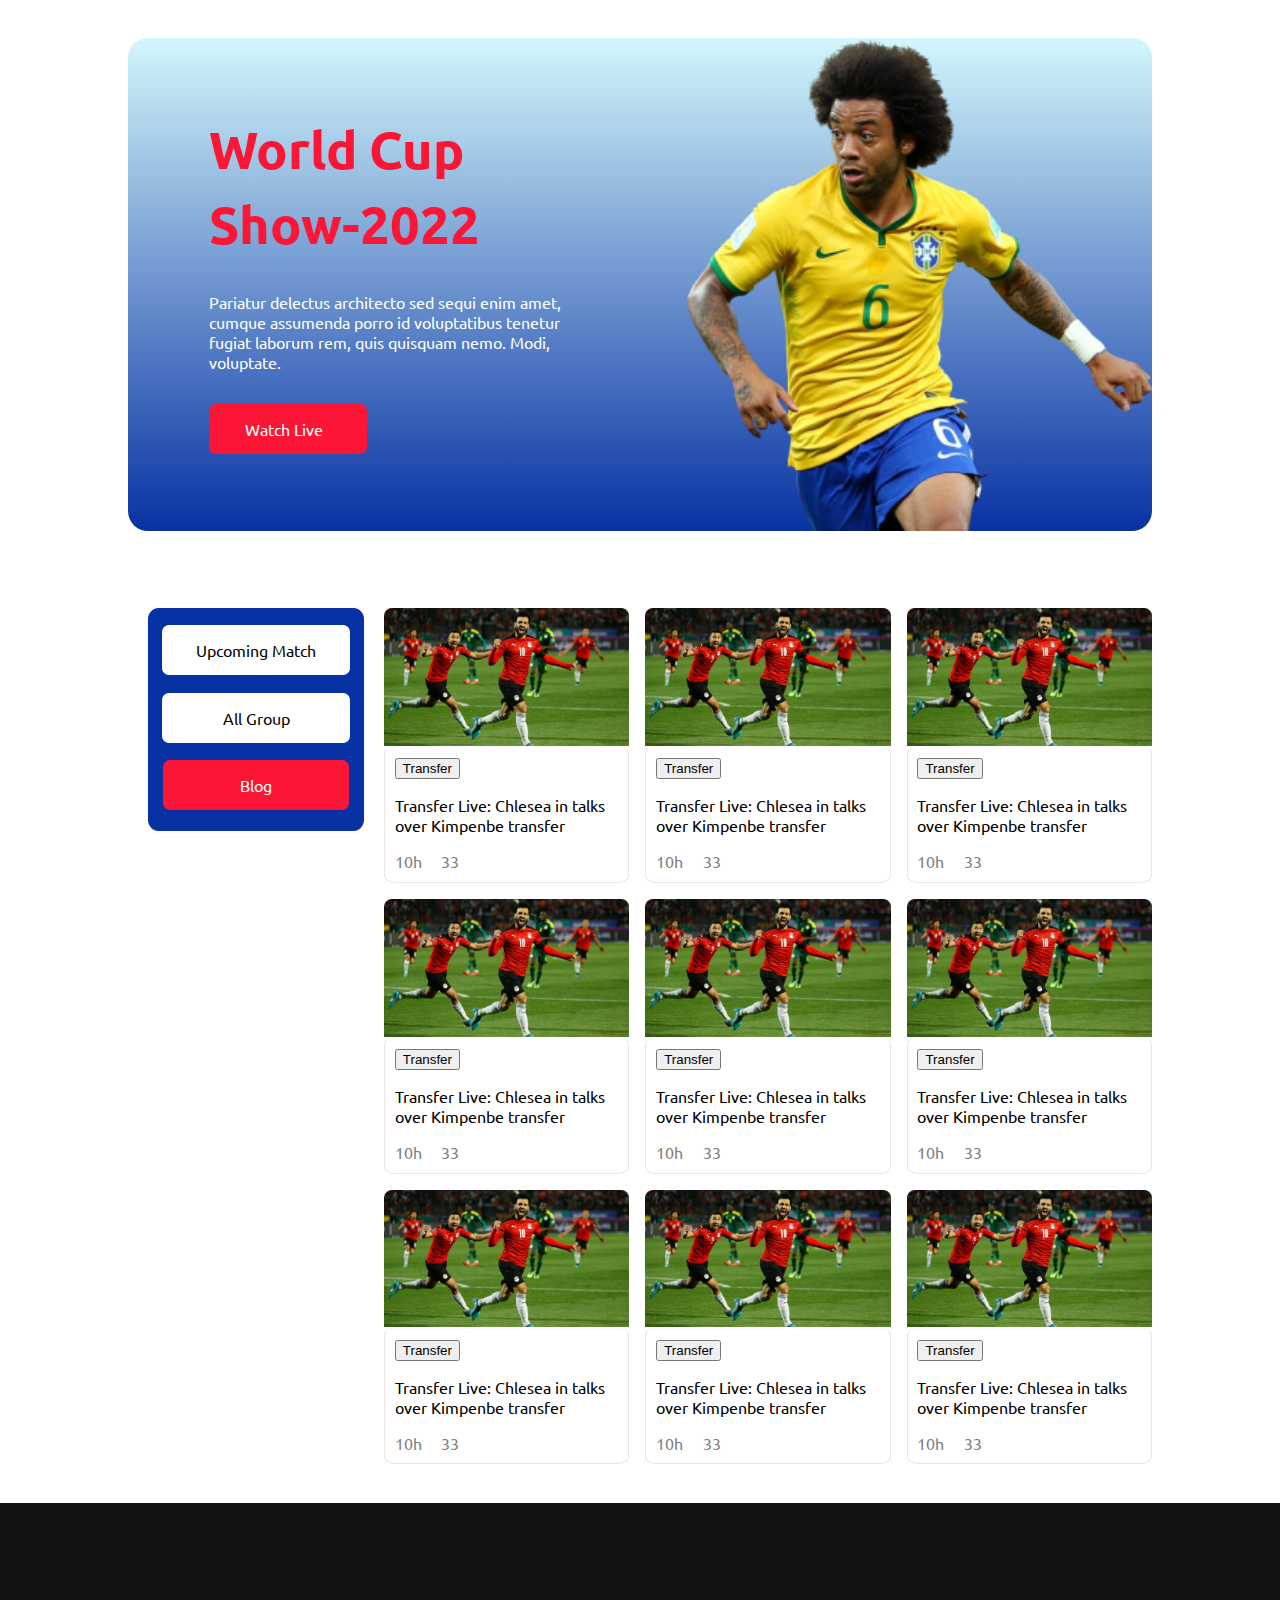
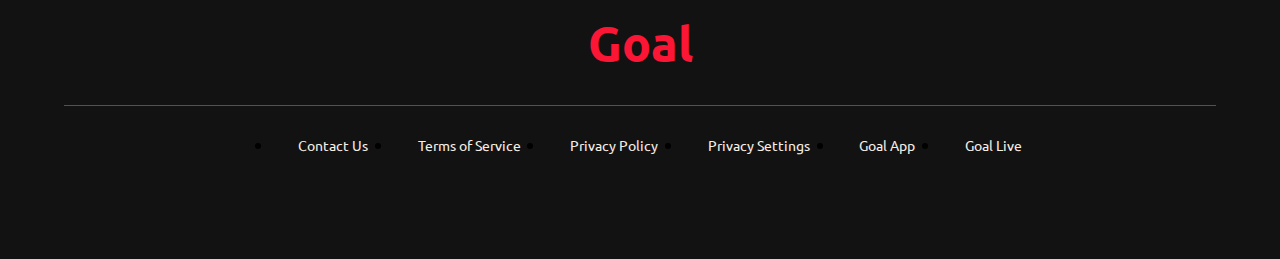
<file: index.html>
<!DOCTYPE html>
<html lang="en">
<head>
    <meta charset="UTF-8">
    <meta http-equiv="X-UA-Compatible" content="IE=edge">
    <meta name="viewport" content="width=device-width, initial-scale=1.0">
    <title>World Cup 2022</title>
    <link rel="stylesheet" href="style.css">
    <link rel="stylesheet" href="https://unicons.iconscout.com/release/v4.0.0/css/line.css">
</head>
<body>
    
   <main>


    <!-- start top-section -->
        <section class="top-section">
            <div class="bannar-info">
                <h1>World Cup Show-2022</h1>
                <p>Pariatur delectus architecto sed sequi enim amet, cumque assumenda porro id voluptatibus tenetur fugiat laborum rem, quis quisquam nemo. Modi, voluptate.</p>
                <a href="#" target="_blank">Watch Live<i class="uil uil-angle-right-b"></i></a>
            </div>
            <div class="image">
                <img src="images/Banner Image.png" alt="">
            </div>

        </section>
    <!-- end top section -->



    <!-- start middle section -->
        <section class="middle-section">
            
            <div class="blog-section">
                <div class="side-button">
                    <a href="https://tahmina5447.github.io/World-Cup-2022/upcoming-match.html" target="_blank" >Upcoming Match</a>
                    <a href="#" target="_blank" id="group-btn">All Group</a>
                    <a href="#" target="_blank" id="blog-btn">Blog</a>
                </div>
                <div class="blogs">
                    <div class="single-blog">
                        <img src="images/Blog Image.png" alt="">
                        <div class="blog-info">
                            <button>Transfer</button>
                            <p>Transfer Live: Chlesea   in talks 
                            over Kimpenbe transfer</p>
                            <span class="clock">
                            <i class="uil uil-clock"></i>10h
                            </span>
                            <span class="comment">
                            <i class="uil uil-comment-alt-dots"></i>
                            33
                            </span>
                        </div>
                    </div>
                    <div class="single-blog">
                        <img src="images/Blog Image.png" alt="">
                        <div class="blog-info">
                            <button>Transfer</button>
                            <p>Transfer Live: Chlesea   in talks 
                            over Kimpenbe transfer</p>
                            <span class="clock">
                            <i class="uil uil-clock"></i>10h
                            </span>
                            <span class="comment">
                            <i class="uil uil-comment-alt-dots"></i>
                            33
                            </span>
                        </div>
                    </div>
                    <div class="single-blog">
                        <img src="images/Blog Image.png" alt="">
                        <div class="blog-info">
                            <button>Transfer</button>
                            <p>Transfer Live: Chlesea   in talks 
                            over Kimpenbe transfer</p>
                            <span class="clock">
                            <i class="uil uil-clock"></i>10h
                            </span>
                            <span class="comment">
                            <i class="uil uil-comment-alt-dots"></i>
                            33
                            </span>
                        </div>
                    </div>
                    <div class="single-blog">
                        <img src="images/Blog Image.png" alt="">
                        <div class="blog-info">
                            <button>Transfer</button>
                            <p>Transfer Live: Chlesea   in talks 
                            over Kimpenbe transfer</p>
                            <span class="clock">
                            <i class="uil uil-clock"></i>10h
                            </span>
                            <span class="comment">
                            <i class="uil uil-comment-alt-dots"></i>
                            33
                            </span>
                        </div>
                    </div>
                    <div class="single-blog">
                        <img src="images/Blog Image.png" alt="">
                        <div class="blog-info">
                            <button>Transfer</button>
                            <p>Transfer Live: Chlesea   in talks 
                            over Kimpenbe transfer</p>
                            <span class="clock">
                            <i class="uil uil-clock"></i>10h
                            </span>
                            <span class="comment">
                            <i class="uil uil-comment-alt-dots"></i>
                            33
                            </span>
                        </div>
                    </div>
                    <div class="single-blog">
                        <img src="images/Blog Image.png" alt="">
                        <div class="blog-info">
                            <button>Transfer</button>
                            <p>Transfer Live: Chlesea   in talks 
                            over Kimpenbe transfer</p>
                            <span class="clock">
                            <i class="uil uil-clock"></i>10h
                            </span>
                            <span class="comment">
                            <i class="uil uil-comment-alt-dots"></i>
                            33
                            </span>
                        </div>
                    </div>
                    <div class="single-blog">
                        <img src="images/Blog Image.png" alt="">
                        <div class="blog-info">
                            <button>Transfer</button>
                            <p>Transfer Live: Chlesea   in talks 
                            over Kimpenbe transfer</p>
                            <span class="clock">
                            <i class="uil uil-clock"></i>10h
                            </span>
                            <span class="comment">
                            <i class="uil uil-comment-alt-dots"></i>
                            33
                            </span>
                        </div>
                    </div>
                    <div class="single-blog">
                        <img src="images/Blog Image.png" alt="">
                        <div class="blog-info">
                            <button>Transfer</button>
                            <p>Transfer Live: Chlesea   in talks 
                            over Kimpenbe transfer</p>
                            <span class="clock">
                            <i class="uil uil-clock"></i>10h
                            </span>
                            <span class="comment">
                            <i class="uil uil-comment-alt-dots"></i>
                            33
                            </span>
                        </div>
                    </div>
                    <div class="single-blog">
                        <img src="images/Blog Image.png" alt="">
                        <div class="blog-info">
                            <button>Transfer</button>
                            <p>Transfer Live: Chlesea   in talks 
                            over Kimpenbe transfer</p>
                            <span class="clock">
                            <i class="uil uil-clock"></i>10h
                            </span>
                            <span class="comment">
                            <i class="uil uil-comment-alt-dots"></i>
                            33
                            </span>
                        </div>
                    </div>
                </div>
            </div>
            <div class="button">
                <a href="#" target="_blank">View All</a>
            </div>
        </section>
     <!-- end middle section -->


    <!-- start footer -->
        <footer>
            <h1>Goal</h1>
            <hr>
            <ul>
                <li><a href="#" target="_blank">Contact Us </a></li>
                <li><a href="#" target="_blank">Terms of Service </a></li>
                 <li><a href="#" target="_blank">Privacy Policy</a></li>
                <li><a href="#" target="_blank">Privacy Settings</a></li>
                <li><a href="#" target="_blank">Goal App</a></li>
                <li><a href="#" target="_blank">Goal Live</a></li>
            </ul>
            <div class="social-icons">
                <i class="uil uil-facebook-f"></i>
                <i class="uil uil-twitter"></i>
                <i class="uil uil-instagram-alt"></i>
            </div>
        </footer>
    <!-- end foote -->
   </main>
    
</body>
</html>
</file>
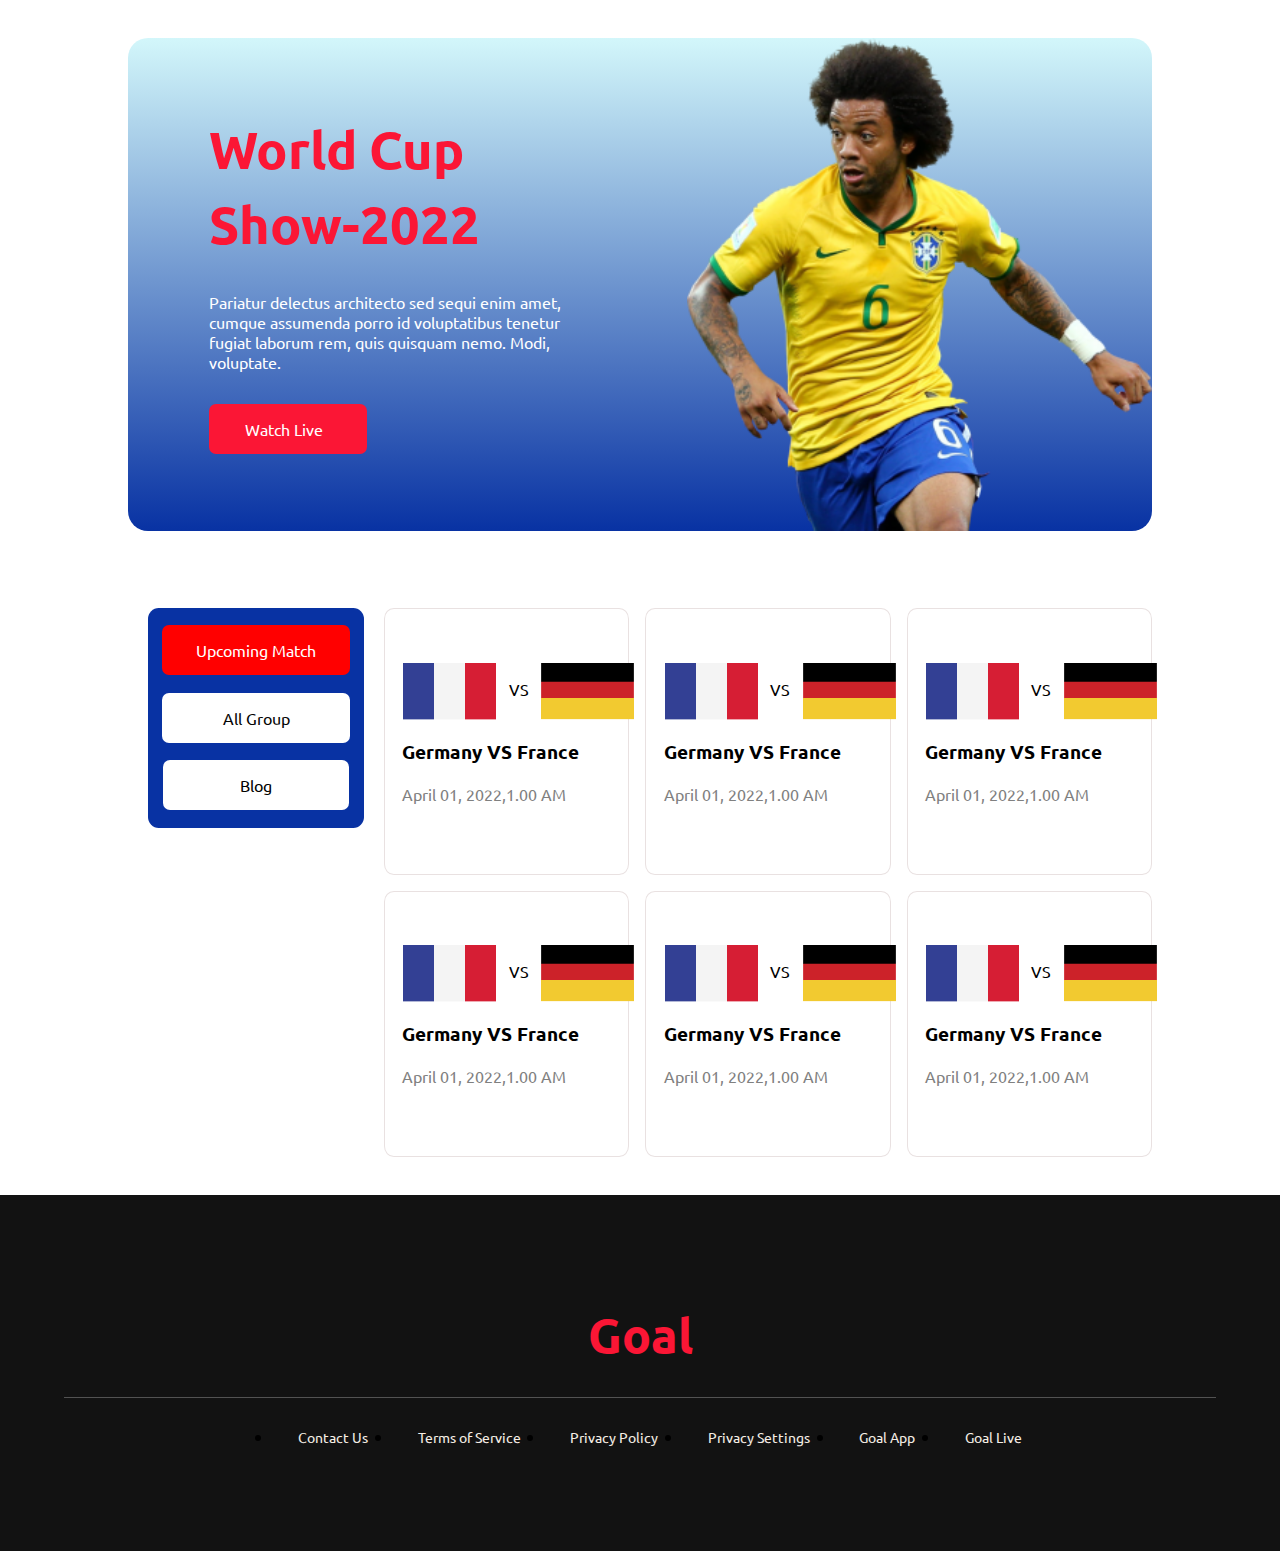
<file: upcoming-match.html>
<!DOCTYPE html>
<html lang="en">
<head>
    <meta charset="UTF-8">
    <meta http-equiv="X-UA-Compatible" content="IE=edge">
    <meta name="viewport" content="width=device-width, initial-scale=1.0">
    <title>Upcoming Match</title>
    <link rel="stylesheet" href="style.css">
    <link rel="stylesheet" href="https://unicons.iconscout.com/release/v4.0.0/css/line.css">
</head>
<body>
    
    <main>
         <!-- start top-section -->
        <section class="top-section">
            <div class="bannar-info">
                <h1>World Cup Show-2022</h1>
                <p>Pariatur delectus architecto sed sequi enim amet, cumque assumenda porro id voluptatibus tenetur fugiat laborum rem, quis quisquam nemo. Modi, voluptate.</p>
                <a href="#" target="_blank">Watch Live<i class="uil uil-angle-right-b"></i></a>
            </div>
            <div class="image">
                <img src="images/Banner Image.png" alt="">
            </div>
    
        </section>
        <!-- end top section -->


        <!-- start middle section -->
        <section class="blog-section">
            <div class="side-button" style="height: 40%;" >
                <a href="#" target="_blank" style="background-color: red;color:white;" >Upcoming Match</a>
                <a href="#" target="_blank" id="group-btn">All Group</a>
                <a href="#" target="_blank" id="blog-btn" style="background-color: white; color:black;">Blog</a>
            </div>
            <div class="blogs">
                <div class="single-blog flag-box">
                    <div class="flag">
                        <img src="images/Flag.png" alt="">
                        <p style="padding:0% 6% ;">VS</p>
                        <img src="images/germany Flag.png" alt="">
                    </div>
                    <div class="match-info">
                       <h3>Germany VS France</h3>
                       <p style="color: gray;">April 01, 2022,1.00 AM</p>
                    </div>
                </div>
                <div class="single-blog flag-box">
                    <div class="flag">
                        <img src="images/Flag.png" alt="">
                        <p style="padding:0% 6% ;">VS</p>
                        <img src="images/germany Flag.png" alt="">
                    </div>
                    <div class="match-info">
                       <h3>Germany VS France</h3>
                       <p style="color: gray;">April 01, 2022,1.00 AM</p>
                    </div>
                </div>
                <div class="single-blog flag-box">
                    <div class="flag">
                        <img src="images/Flag.png" alt="">
                        <p style="padding:0% 6% ;">VS</p>
                        <img src="images/germany Flag.png" alt="">
                    </div>
                    <div class="match-info">
                       <h3>Germany VS France</h3>
                       <p style="color: gray;">April 01, 2022,1.00 AM</p>
                    </div>
                </div>
                <div class="single-blog flag-box" >
                    <div class="flag">
                        <img src="images/Flag.png" alt="">
                        <p style="padding:0% 6% ;">VS</p>
                        <img src="images/germany Flag.png" alt="">
                    </div>
                    <div class="match-info">
                       <h3>Germany VS France</h3>
                       <p style="color: gray;">April 01, 2022,1.00 AM</p>
                    </div>
                </div>
                <div class="single-blog flag-box">
                    <div class="flag">
                        <img src="images/Flag.png" alt="">
                        <p style="padding:0% 6% ;">VS</p>
                        <img src="images/germany Flag.png" alt="">
                    </div>
                    <div class="match-info">
                       <h3>Germany VS France</h3>
                       <p style="color: gray;">April 01, 2022,1.00 AM</p>
                    </div>
                </div>
                <div class="single-blog flag-box">
                    <div class="flag">
                        <img src="images/Flag.png" alt="">
                        <p style="padding:0% 6% ;">VS</p>
                        <img src="images/germany Flag.png" alt="">
                    </div>
                    <div class="match-info">
                       <h3>Germany VS France</h3>
                       <p style="color: gray;">April 01, 2022,1.00 AM</p>
                    </div>
                </div>
            </div>
    
        </section>
        <!-- end middle section -->

        <!-- start footer -->
        <footer>
            <h1>Goal</h1>
            <hr>
            <ul>
                <li><a href="#" target="_blank">Contact Us </a></li>
                <li><a href="#" target="_blank">Terms of Service </a></li>
                <li><a href="#" target="_blank">Privacy Policy</a></li>
                <li><a href="#" target="_blank">Privacy Settings</a></li>
                <li><a href="#" target="_blank">Goal App</a></li>
                <li><a href="#" target="_blank">Goal Live</a></li>
            </ul>
            <div class="social-icons">
                <i class="uil uil-facebook-f"></i>
                <i class="uil uil-twitter"></i>
                <i class="uil uil-instagram-alt"></i>
            </div>
        </footer>
         <!-- end foote -->
    </main>
</body>
</html>
</file>
<file: style.css>
/* common style */
@import url('https://fonts.googleapis.com/css2?family=Arima&family=Arimo:wght@500&family=Hind+Siliguri:wght@500&family=Oswald&family=Poppins:ital,wght@0,500;1,400;1,500&family=Ubuntu&display=swap');
body{
    
    font-family: 'Ubuntu', sans-serif;
    margin: 0px;
    padding: 0px;
}
 main{
   
    display: flex;
    flex-direction: column;
    align-items: center;
} 

section{
    width:80%;
    margin: 3% 0%;
}
/* start top section style */

.top-section {
    display: flex;
    background: linear-gradient(#14d3e730, #0832a3);
    border-radius: 20px;
}
.bannar-info {
    width: 46%;
    padding: 0px 81px;
} 
.bannar-info h1 {
    font-size: 52px;
    color: #fb1635;
    line-height: 75px;
    margin-bottom: 30px;
    padding-top: 39px;
}
.bannar-info p{
    color: white;
    margin-bottom: 47px;
}
.bannar-info a{
    text-decoration: none;
    color: white;
    background-color: #fb1635;
    padding: 15px 36px;
    border-radius: 7px;
    cursor: pointer;
    
}
.bannar-info a:hover{
    box-shadow: 4px 4px 8px rgb(70, 48, 48);
}
i.uil.uil-angle-right-b {
    margin-left: 2%;
}
.top-section .image{
    width: 54%;
    
}
.top-section .image img{
    width: 100%;
    height: 100%;
    
}
/* end top section style */


/* start blog section style */
 .blog-section{
    display: grid;
    grid-template-columns: 1fr 3fr;
}

.side-button {
    background: #0832a3;
    height: 26%;
    margin: 0% 8%;
    border-radius: 5%;
    display: flex;
    align-items: center;
    flex-direction: column;
}
.side-button a {
    text-decoration: none;
    color: #040404;
    background-color: #ffffff;
    padding: 7% 16%;
    border-radius: 7px;
    margin-top: 8%;
    cursor: pointer;
}
#group-btn {
    padding: 7% 28%;
}
#blog-btn {
    color: white;
    padding: 7% 36%;
    background-color: #fb1635;;
}
.blogs {
    display: grid;
    grid-template-columns: repeat(3, 1fr);
    gap: 1em;
}

.single-blog img{
    width: 100%;
}
.blog-info {
    border-bottom: 1px solid #efe4e4fa;
    border-left: 1px solid #efe4e4fa;
    border-right: 1px solid #efe4e4fa;
    margin-top: -1%;
    border-radius: 5%;
    padding: 4%;
}
span{
    color: gray;
}
.comment{
    margin-left: 7%;
}
.button{
        
    margin: 44px 0px;
    justify-content: center;
    display: flex;
    display: none;
}
.middle-section .button a{
    background-color: red;
    color: white;
    padding: 15px 30px;
    text-decoration: none;
    border-radius: 5px;
}

/* end blog section style */


/* start footer style */
footer{
    background-color: rgb(18, 18, 18);
    width: 100%;
    padding: 6% 0%;
}
footer h1{
    font-size: 3em;
    color: #fb1635;
    text-align: center;
    
}
hr {
   
    background-color: #80808096;
    
    height: 0.5px;
    border: none;
    width: 90%;
}
ul {
    display: flex;
    justify-content: center;
}
li {
    text-align: center;
    padding: 1% 2%;
    cursor: pointer;
}
footer ul li a {
    text-decoration: none;
    color: #f5eee5;
    font-size: 14px;
   
}
.social-icons{
    display: flex;
    
    color: #fb1635;
    justify-content: center;
    column-gap: 1em;
   
}
.social-icons i:hover{
    color: white;
    cursor: pointer;
}

/* end footer style */


/* start upcoming site middle section */
.flag{
    display: flex;
}
.flag-box {
    padding: 22% 7%;
    border: 1px solid #e3dadacc;
    border-radius: 4%;
}
/* end upcoming site middle section */



/* responsive for samll devices */
@media only screen and (max-width: 819px) {
    .top-section {
        display: flex;
        
        align-items: center;
        flex-direction: column;

    }
    .bannar-info {
        width: 90%;
        
    }
    .bannar-info h1 {
        font-size: 25px;
        margin-bottom:30px;
        padding-top:25px;
       line-height: 30px;
       text-align: center;
    }
    .bannar-info p{
        text-align: center;
        margin-bottom:30px;
    }
    .bannar-info a{
        
   
    display: flex;
    justify-content: center;
   margin: 0px 30px;
}
    
    .top-section .image {
        width: 91%;
        margin-top: 31px;
        padding-bottom: -8px;
        margin-bottom: -3px;
    }
    .blog-section, .blogs {
        display: grid;
        grid-template-columns: repeat(1, 1fr);
        
    }
    .side-button {
       background-color: white;
    }
    .side-button a {
        padding: 7% 8%;
        margin: 7%;
        border: 1px solid #80808047;
    }
    #group-btn {
        padding: 7% 15%;
    }
    #blog-btn {
       
        padding: 7% 20%;
        
    }
    ul {
        display: flex;
        justify-content: center;
        flex-direction: column;
        padding-left: 0%;
    }
  }


  /*responsive for medium devices */


  @media only screen and (min-width: 820px) and (max-width:1180px){
    
    
    .bannar-info {
        width: 50%;
        padding: 0px 21px;
        padding-bottom: 28px;
    }
    .top-section .image {
        width: 50%;
    }
    .blog-section {
        display: grid;
        grid-template-columns: 1fr;
    }
    .side-button {
        justify-content: center;
        display: flex;
        align-items: center;
        flex-direction: row;
        background-color: white;
        padding: 35px 0px;
        
        justify-content: space-between;
    }
    
        
    .side-button a {
         padding: 3% 3%;
         margin-top: 0%;
        border: 1px solid rgb(228, 225, 225);
    }
        
       
      
    
    #group-btn {
        padding: 3% 3%;
        border: 1px solid rgb(228, 225, 225);
        
    }
    #blog-btn {
        color: white;
       background-color: #fb1635;
       padding: 3% 3%;
       border: 1px solid rgb(228, 225, 225);
    }
    .blogs{
        grid-template-columns: repeat(2, 1fr);
    }

    .button{
        
        margin: 44px 0px;
        justify-content: center;
        display: flex;
        
    }
    .middle-section .button a{
        background-color: red;
        color: white;
        padding: 15px 30px;
        text-decoration: none;
        border-radius: 5px;
    }
}
</file>
